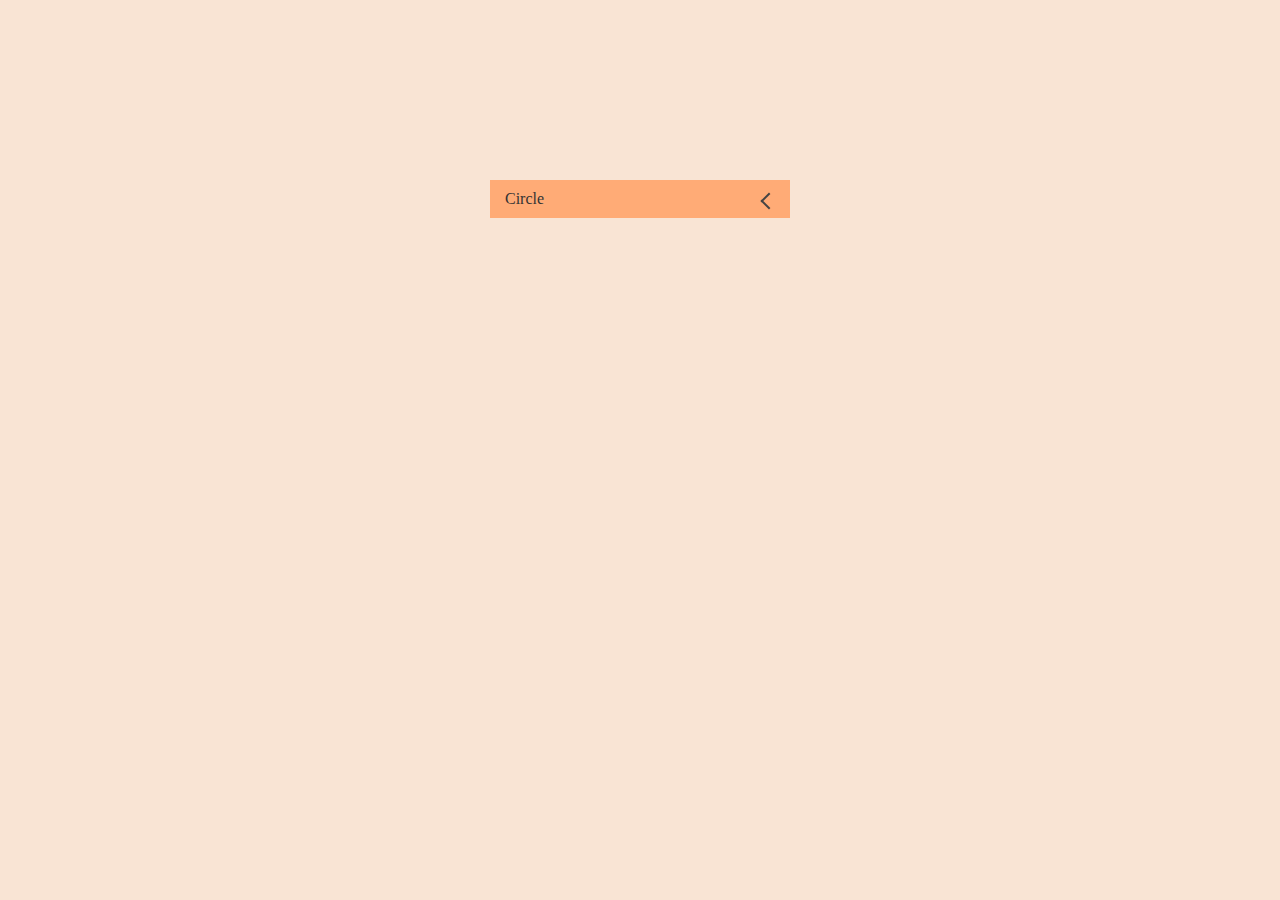
<file: proje_1/index.html>
<!DOCTYPE html>
<html lang="en">
<head>
    <meta charset="UTF-8">
    <meta http-equiv="X-UA-Compatible" content="IE=edge">
    <meta name="viewport" content="width=device-width, initial-scale=1.0">
    <title>Document</title>
    <link rel="stylesheet" href="https://cdnjs.cloudflare.com/ajax/libs/font-awesome/6.2.1/css/all.min.css">
    <link rel="stylesheet" href="./style.css">

    <!-- https://www.youtube.com/watch?v=GbNlJIQ0jGE&list=PL6_4LfskpzsltG8Gal7NrT3u4r8PhuntQ&index=3 -->
</head>
<body>

    <!-- js anlamadım -->

    <form method="post">
        <div class="select">
            
            <input type="text" name="shape" value="Circle" hidden>

            <div class="default-option active">
                Circle
            </div>

            <ul class="options">

                <li class="option" data-value="Circle">

                    <i class="fa-solid fa-circle"></i>
                    <span class="value">Circle</span>
                </li>
                
                <li class="option" data-value="Square">

                    <i class="fa-solid fa-square"></i>
                    <span class="value">Square</span>
                </li>
                <li class="option" data-value="Triangle">

                    <i class="fa-solid fa-play"></i>
                    <span class="value">Triangle</span>
                </li>
                <li class="option" data-value="Diamond">

                    <i class="fa-solid fa-diamond"></i>
                    <span class="value">Diamond</span>
                </li>
            </ul>
        </div>
    </form>









    <script src="./script.js"></script>
    
</body>
</html>
</file>
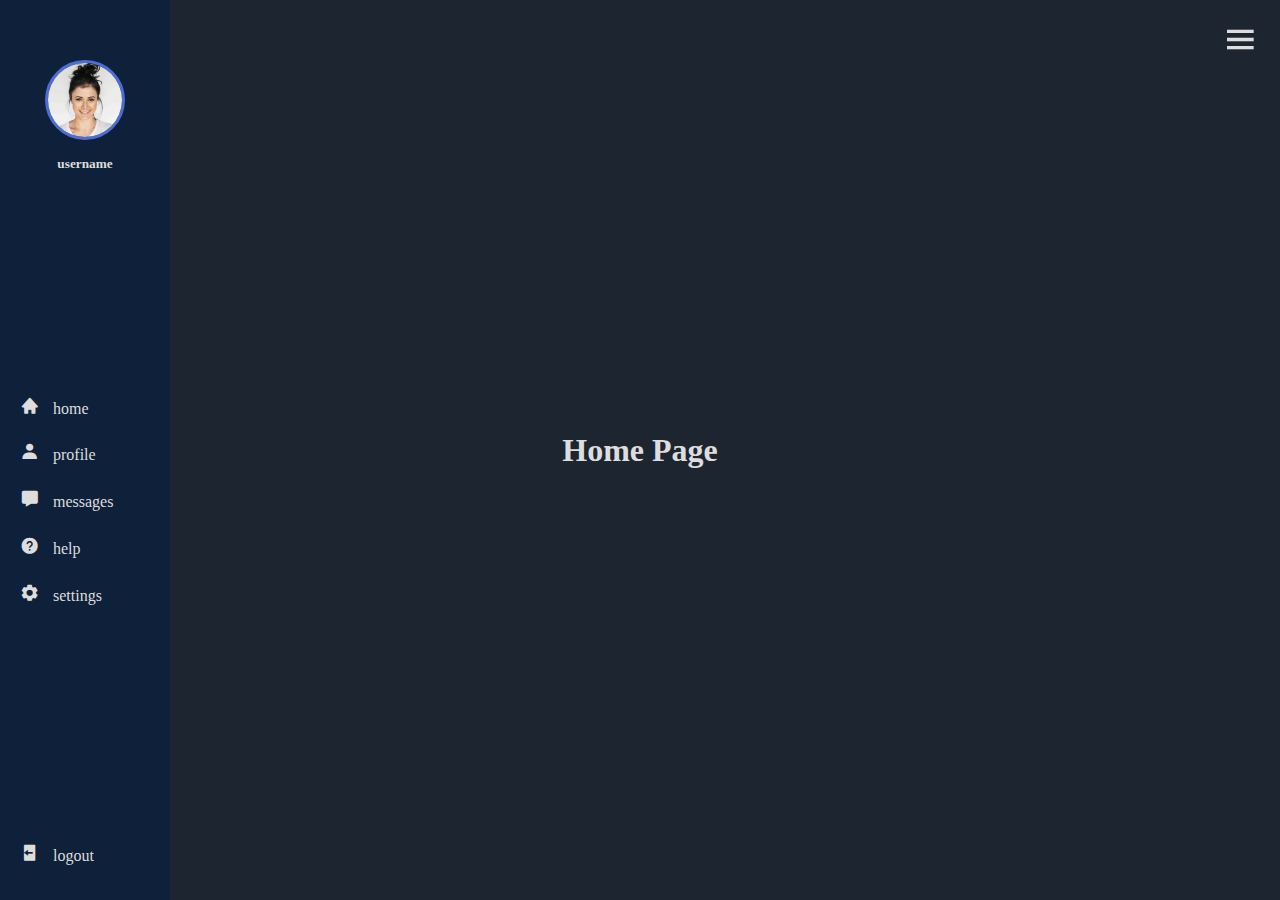
<file: proje_2/index.html>
<!DOCTYPE html>
<html lang="en">

<head>
    <meta charset="UTF-8">
    <meta http-equiv="X-UA-Compatible" content="IE=edge">
    <meta name="viewport" content="width=device-width, initial-scale=1.0">
    <title>Document</title>

    <link rel="stylesheet" href="./style.css">

    <link href="https://unpkg.com/boxicons@2.0.9/css/boxicons.min.css" rel="stylesheet" />

    <!-- https://www.youtube.com/watch?v=Y3sUTwEbM-8&list=PL6_4LfskpzsltG8Gal7NrT3u4r8PhuntQ&index=2 -->
</head>

<body>

    <header>

        <button class="navbarButton">
            <i class="bx bx-menu"></i>
        </button>
        
    </header>

    <nav>
        <figure>
            <a href="#" class="profileImage">
                <img src="./img/image-1.jpg" alt="profile image">
            </a>
            <figcaption>
                <h5>username</h5>
            </figcaption>
        </figure>
        <ul>
            <li class="nav-link">
                <a href="#">
                    <i class="bx bxs-home"></i>
                    <span>home</span>
                </a>
            </li>
            <li class="nav-link">
                <a href="#">
                    <i class="bx bxs-user"></i>
                    <span>profile</span>
                </a>
            </li>
            <li class="nav-link">
                <a href="#">
                    <i class="bx bxs-message"></i>
                    <span>messages</span>
                </a>
            </li>
            <li class="nav-link">
                <a href="#">
                    <i class="bx bxs-help-circle"></i>
                    <span>help</span>
                </a>
            </li>
            <li class="nav-link">
                <a href="#">
                    <i class="bx bxs-cog"></i>
                    <span>settings</span>
                </a>
            </li>
        </ul>
        <div class="nav-link">
            <a href="#">
                <i class="bx bxs-log-out"></i>
                <span>logout</span>
            </a>
        </div>
    </nav>

    <main>
        <h1>Home Page</h1>
    </main>




    <script src="./script.js"></script>

</body>

</html>
</file>
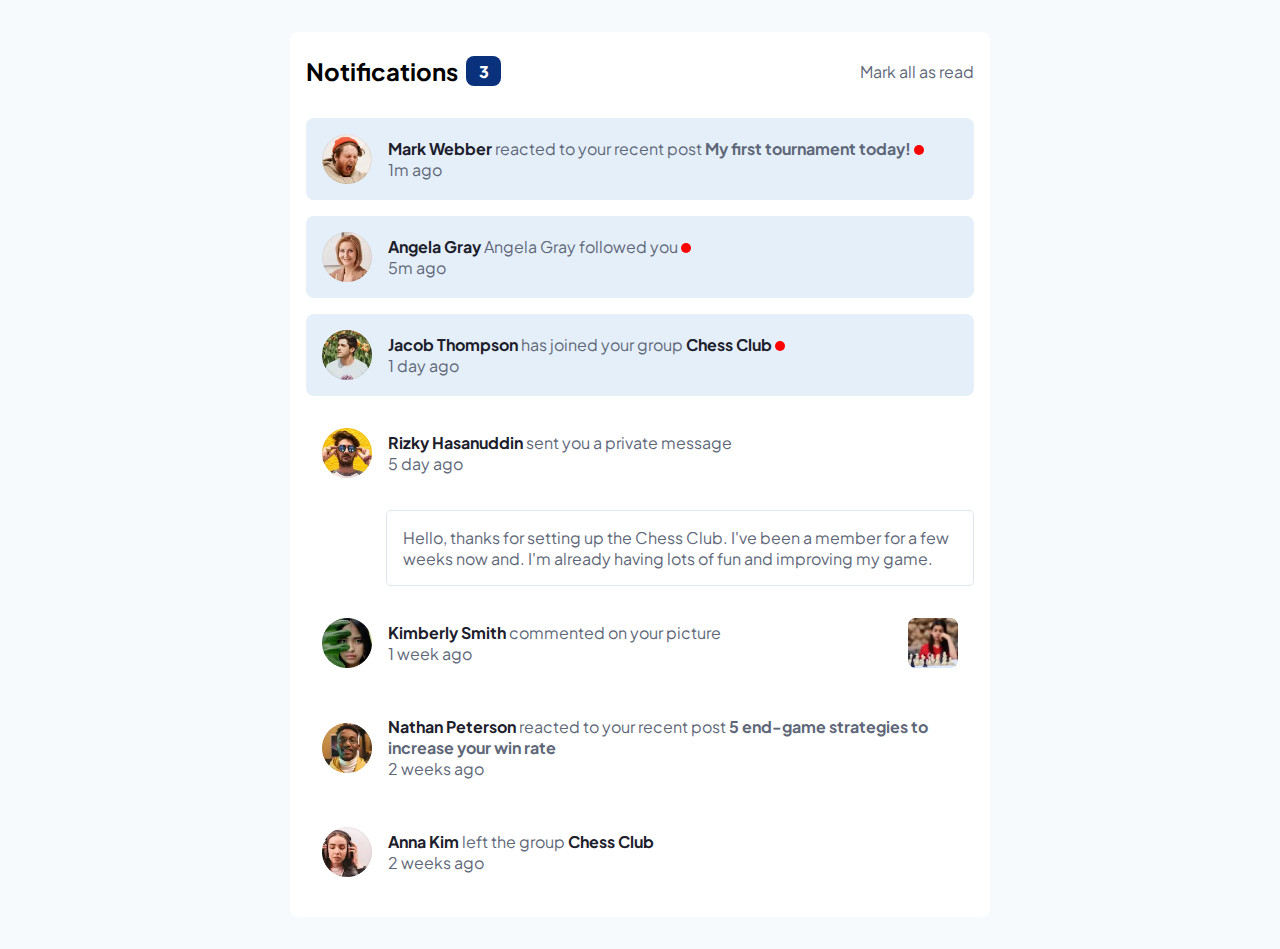
<file: proje_5/index.html>
<!DOCTYPE html>
<html lang="en">

<head>
    <meta charset="UTF-8">
    <meta http-equiv="X-UA-Compatible" content="IE=edge">
    <meta name="viewport" content="width=device-width, initial-scale=1.0">
    <title>Document</title>
    <!-- https://www.youtube.com/watch?v=qs_VhlPq5Ik -->
    <link rel="stylesheet" href="./style.css">
</head>

<body>

    <div class="container">
        <header>
            <div class="notif_box">
                <h2 class="title">Notifications </h2>
                <span id="notifications"></span>
            </div>
            <p id="mark_all"> Mark all as read</p>
        </header>
        <main>
            <div class="notif_card unread">
                <img src="./notifications-page-main/assets/images/avatar-mark-webber.webp" alt="avatar">
                <div class="description">
                    <p class="user_activity">
                        <strong>Mark Webber </strong> reacted to your recent post <b> My first tournament today!</b>
                    </p>
                    <p class="time"> 1m ago</p>
                </div>
            </div>
            <div class="notif_card unread">
                <img src="./notifications-page-main/assets/images/avatar-angela-gray.webp" alt="avatar">
                <div class="description">
                    <p class="user_activity">
                        <strong>Angela Gray </strong> Angela Gray followed you
                    </p>
                    <p class="time"> 5m ago</p>
                </div>
            </div>
            <div class="notif_card unread">
                <img src="./notifications-page-main/assets/images/avatar-jacob-thompson.webp" alt="avatar">
                <div class="description">
                    <p class="user_activity">
                        <strong>Jacob Thompson </strong> has joined your group <strong class="link"> Chess Club</strong>
                    </p>
                    <p class="time"> 1 day ago</p>
                </div>
            </div>
            <div class="notif_card">
                <div class="message_card">
                    <img src="./notifications-page-main/assets/images/avatar-rizky-hasanuddin.webp" alt="avatar">
                    <div class="description">
                        <p class="user_activity">
                            <strong>Rizky Hasanuddin </strong> sent you a private message
                        </p>
                        <p class="time"> 5 day ago</p>
                    </div>
                </div>
            </div>
            <div class="message">
                <p>Hello, thanks for setting up the Chess Club. I've been a member for a few weeks now and. I'm already
                    having lots of fun and improving my game.</p>
            </div>
            <div class="notif_card">
                <img src="./notifications-page-main/assets/images/avatar-kimberly-smith.webp" alt="avatar">
                <div class="description">
                    <p class="user_activity">
                        <strong>Kimberly Smith</strong> commented on your picture
                    </p>
                    <p class="time"> 1 week ago</p>
                </div>
                <img src="./notifications-page-main/assets/images/image-chess.webp" class="chess_img" alt="chess">
            </div>
            <div class="notif_card">
                <img src="./notifications-page-main/assets/images/avatar-nathan-peterson.webp" alt="avatar">
                <div class="description">
                    <p class="user_activity">
                        <strong>Nathan Peterson </strong> reacted to your recent post <b> 5 end-game strategies to increase your win rate</b>
                    </p>
                    <p class="time"> 2 weeks ago</p>
                </div>
            </div>
            <div class="notif_card">
                <img src="./notifications-page-main/assets/images/avatar-anna-kim.webp" alt="avatar">
                <div class="description">
                    <p class="user_activity">
                        <strong>Anna Kim </strong>left the group <strong class="link">Chess Club </strong>
                    </p>
                    <p class="time"> 2 weeks ago</p>
                </div>
            </div>
        </main>
    </div>



    <script src="./script.js"></script>

</body>

</html>
</file>
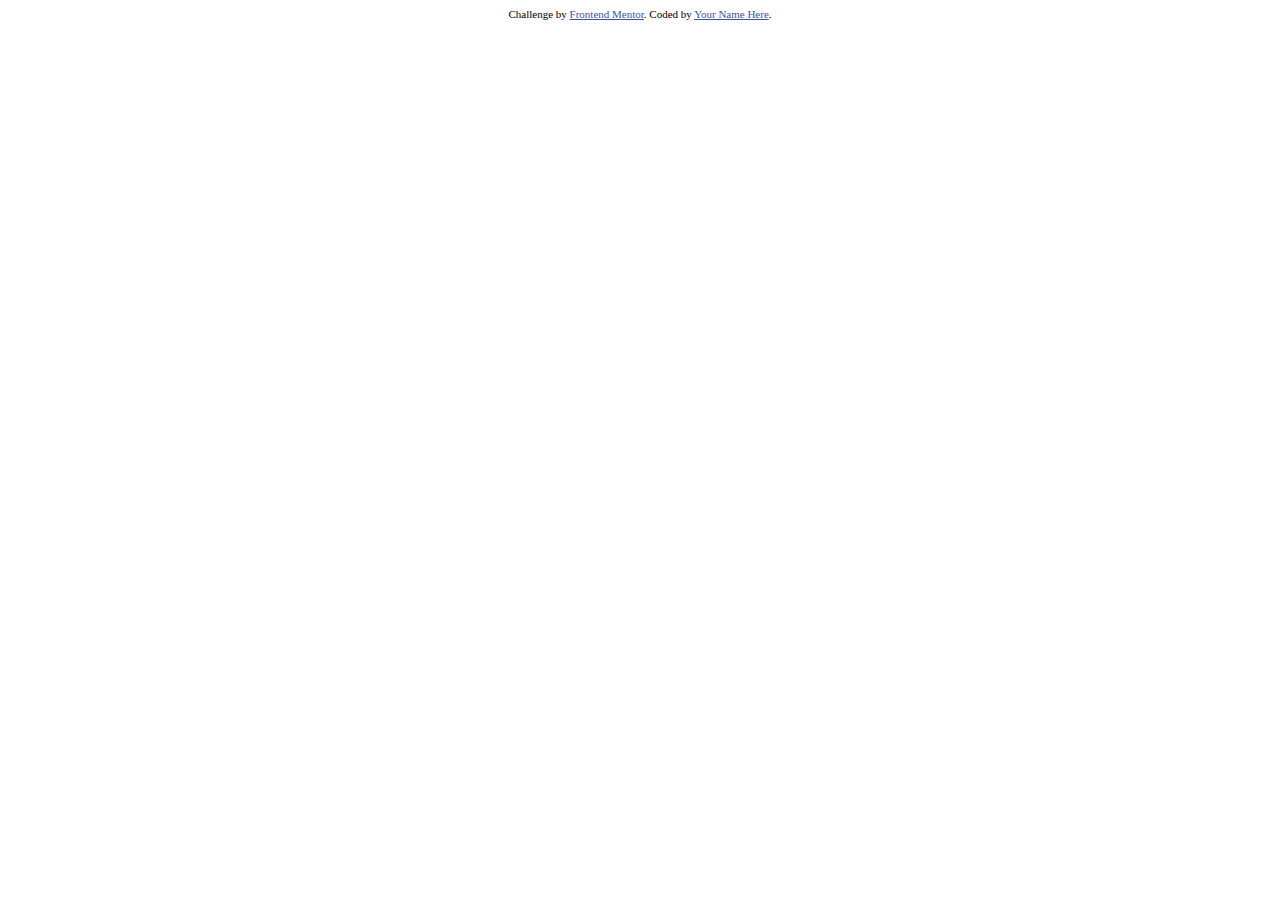
<file: proje_4/interactive-rating-component-main/index.html>
<!DOCTYPE html>
<html lang="en">
<head>
  <meta charset="UTF-8">
  <meta name="viewport" content="width=device-width, initial-scale=1.0"> <!-- displays site properly based on user's device -->

  <link rel="icon" type="image/png" sizes="32x32" href="./images/favicon-32x32.png">
  
  <title>Frontend Mentor | Interactive rating component</title>

  <!-- Feel free to remove these styles or customise in your own stylesheet 👍 -->
  <style>
    .attribution { font-size: 11px; text-align: center; }
    .attribution a { color: hsl(228, 45%, 44%); }
  </style>
</head>
<body>

  <!-- Rating state start -->

  

  

 

  <!-- Rating state end -->

  <!-- Thank you state start -->

  

  
  

  <!-- Thank you state end -->

  
  <div class="attribution">
    Challenge by <a href="https://www.frontendmentor.io?ref=challenge" target="_blank">Frontend Mentor</a>. 
    Coded by <a href="#">Your Name Here</a>.
  </div>
</body>
</html>
</file>
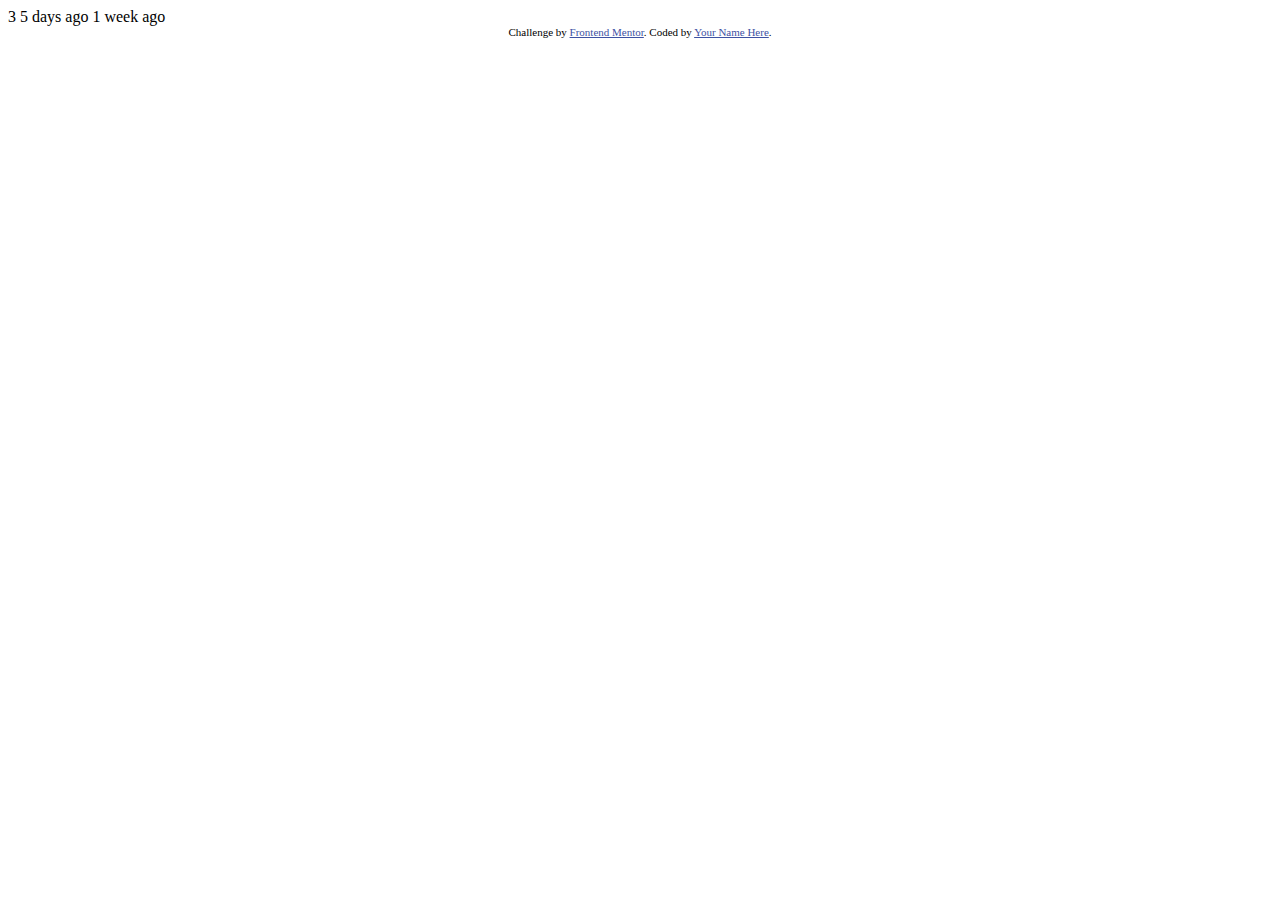
<file: proje_5/notifications-page-main/index.html>
<!DOCTYPE html>
<html lang="en">
<head>
  <meta charset="UTF-8">
  <meta name="viewport" content="width=device-width, initial-scale=1.0"> <!-- displays site properly based on user's device -->

  <link rel="icon" type="image/png" sizes="32x32" href="./assets/images/favicon-32x32.png">
  
  <title>Frontend Mentor | Notifications page</title>

  <!-- Feel free to remove these styles or customise in your own stylesheet 👍 -->
  <style>
    .attribution { font-size: 11px; text-align: center; }
    .attribution a { color: hsl(228, 45%, 44%); }
  </style>
</head>
<body>

   3

  

    
  
  
   
  5 days ago
  

   
  1 week ago

    
  

    
  
  
  <div class="attribution">
    Challenge by <a href="https://www.frontendmentor.io?ref=challenge" target="_blank">Frontend Mentor</a>. 
    Coded by <a href="#">Your Name Here</a>.
  </div>
</body>
</html>
</file>
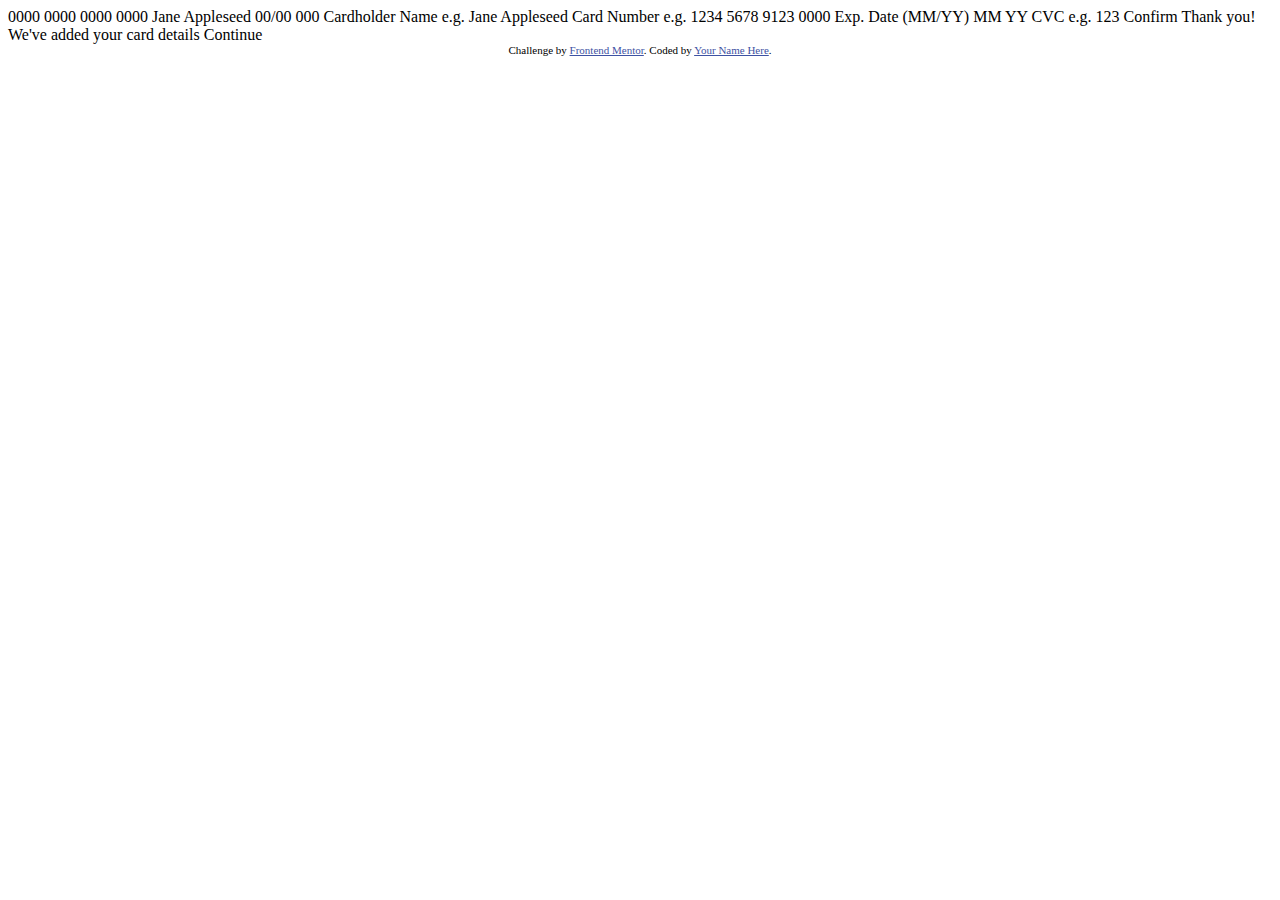
<file: proje_6/interactive-card-details-form-main/index.html>
<!DOCTYPE html>
<html lang="en">
<head>
  <meta charset="UTF-8">
  <meta name="viewport" content="width=device-width, initial-scale=1.0"> <!-- displays site properly based on user's device -->

  <link rel="icon" type="image/png" sizes="32x32" href="./images/favicon-32x32.png">
  
  <title>Frontend Mentor | Interactive card details form</title>

  <!-- Feel free to remove these styles or customise in your own stylesheet 👍 -->
  <style>
    .attribution { font-size: 11px; text-align: center; }
    .attribution a { color: hsl(228, 45%, 44%); }
  </style>
</head>
<body>

  0000 0000 0000 0000
  Jane Appleseed
  00/00

  000

  Cardholder Name
  e.g. Jane Appleseed

  Card Number
  e.g. 1234 5678 9123 0000

  Exp. Date (MM/YY)
  MM
  YY

  CVC
  e.g. 123

  Confirm

  <!-- Completed state start -->

  Thank you!
  We've added your card details
  Continue
  
  <div class="attribution">
    Challenge by <a href="https://www.frontendmentor.io?ref=challenge" target="_blank">Frontend Mentor</a>. 
    Coded by <a href="#">Your Name Here</a>.
  </div>
</body>
</html>
</file>
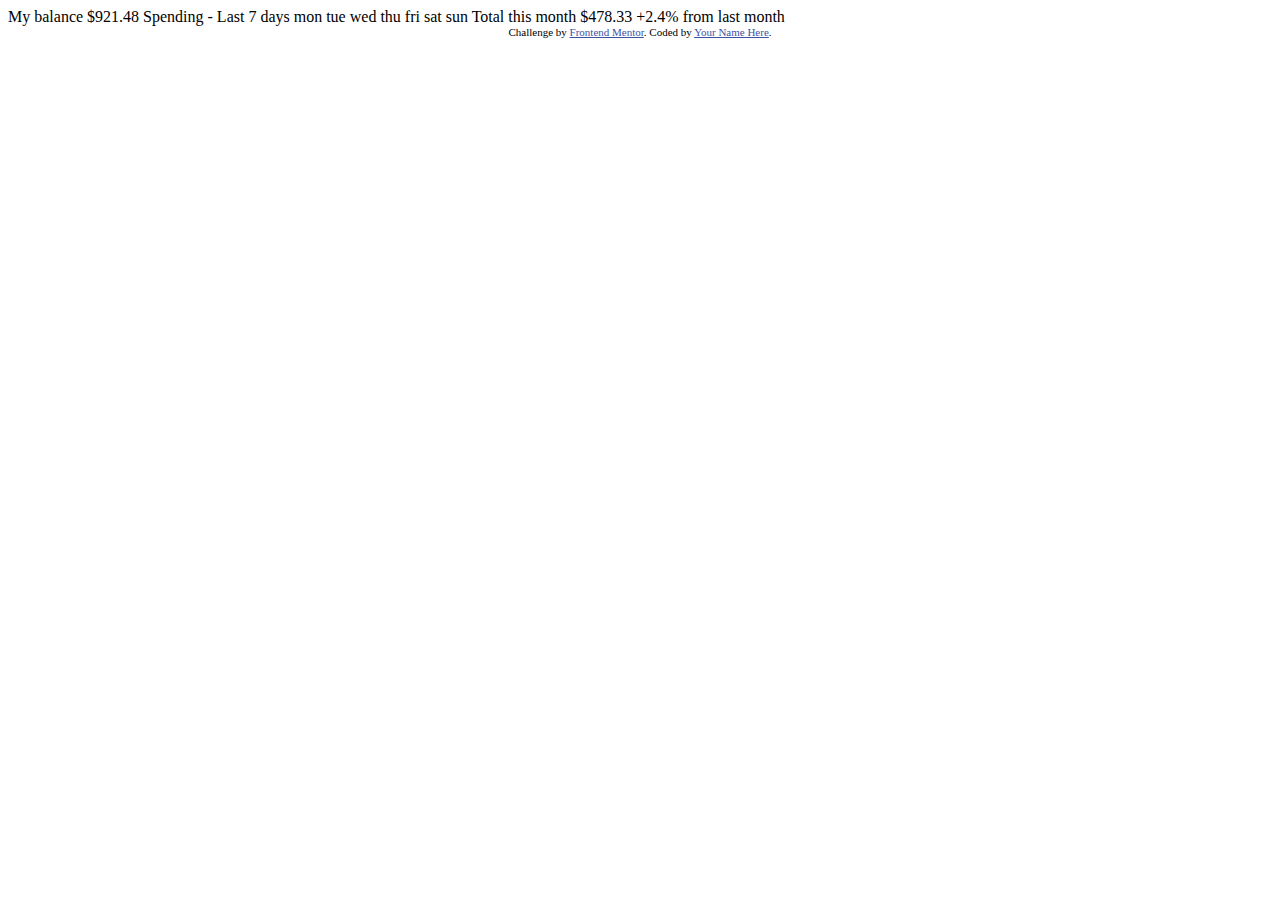
<file: proje_7/expenses-chart-component-main/index.html>
<!DOCTYPE html>
<html lang="en">
<head>
  <meta charset="UTF-8">
  <meta name="viewport" content="width=device-width, initial-scale=1.0"> <!-- displays site properly based on user's device -->

  <link rel="icon" type="image/png" sizes="32x32" href="./images/favicon-32x32.png">
  
  <title>Frontend Mentor | Expenses chart component</title>

  <!-- Feel free to remove these styles or customise in your own stylesheet 👍 -->
  <style>
    .attribution { font-size: 11px; text-align: center; }
    .attribution a { color: hsl(228, 45%, 44%); }
  </style>
</head>
<body>

  My balance
  $921.48

  Spending - Last 7 days

  mon
  tue
  wed
  thu
  fri
  sat
  sun

  Total this month
  $478.33

  +2.4%
  from last month
  
  <div class="attribution">
    Challenge by <a href="https://www.frontendmentor.io?ref=challenge" target="_blank">Frontend Mentor</a>. 
    Coded by <a href="#">Your Name Here</a>.
  </div>
</body>
</html>
</file>
<file: proje_1/style.css>
*{
    padding: 0;
    margin: 0;
    box-sizing: border-box;
}

html{
    background-color: #f9e4d4;
}

form{
    position: absolute;
    top: 20%;
    left: 50%;
    transform: translateX(-50%);
}

.select{
    position: relative;
    min-width: 300px;
}

.select .default-option{
    background-color: #ffab76;
    position: relative;
}

.option, .default-option{
    padding: 10px 15px;
    color: #333;
    cursor: pointer;
}

.select .default-option::after{
    content: '';
    height: 10px;
    width: 10px;
    position: absolute;
    right: 15px;
    top: 15px;
    transform: rotate(45deg);
    border-right: 2px solid #444;
    border-bottom: 2px solid #444;
}

.select .active::after{
    transform: rotate(135deg);
}

.select .options{
    position: absolute;
    top: 50px;
    width: 100%;
    list-style: none;
    background-color: #ffab76;
    visibility: hidden;
    opacity: 0;
    transition: .5s;
    transform: translateY(-30px);
}

.select .show_options{
    visibility: visible;
    opacity: 1;
    transform: none;
}

.options .option:hover{
    background-color: #e97648;
    color: #eee;
}

.option .value{
    margin-left: 5px;
}
</file>
<file: proje_2/style.css>
*{
    padding: 0;
    margin: 0;
    box-sizing: border-box;
    text-decoration: none;
    list-style: none;
}

:root{

    --primaryColor: #1d2531;
    --secondaryColor: #0f203a;
    --hoverColor: #4d6dd6;
    --textColor: #ddd;
}

body{
    background-color: var(--primaryColor);
    color: var(--textColor);
    position: relative;
    overflow-x: hidden;
}

.navbarButton{
    border: none;
    background-color: #1d2531b7;
    font-size: 2.5rem;
    color: var(--textColor);
    cursor: pointer;
    position: fixed;
    right: 20px;
    top: 20px;
    z-index: 1;
}

.navbarButton:active{
    color: var(--hoverColor);
}

nav{
    position: fixed;
    left: 0;
    top: 0;
    width: 170px;
    height: 100%;
    background-color: var(--secondaryColor);
    display: flex;
    flex-direction: column;
    align-items: left;
    justify-content: space-between;
    padding: 60px 0 20px 0;
    transition: .5s;
    z-index: 1;
}

/* js ile ilgili kısım */

nav.hide-navbar{
    left: -200px;
}

/* js ile ilgili kısım */

nav .profileImage{
    display: block;
    width: 80px;
    height: 80px;
    border-radius: 50%;
    margin: auto;
    overflow: hidden;
    position: relative;
    border: var(--hoverColor) 3px solid;
}

.profileImage img{
    width: 100%;
}

nav figcaption{
    margin-top: 1rem;
    text-align: center;
    width: 100%;
}

.nav-link{
    margin-bottom: .3rem;
}

.nav-link a{
    display: block;
    color: var(--textColor);
    text-align: left;
    width: 100%;
    padding: 10px 0 10px 20px;
}

.nav-link a:hover, .active a{
    background-color: var(--textColor);
    color: #111;
}

.nav-link span{
    margin-left: 10px;
}

.nav-link i{
    font-size: 1.2rem;
}

main{
    position: relative;
    height: 100vh;
}

main h1{
    position: absolute;
    left: 50%;
    top: 50%;
    transform: translate(-50%, -50%);
    width: fit-content;
}

@media only screen and (max-width: 760px){

    nav{
        width: 60px;
        align-items: center;
    }

    nav figure{
        display: none;
    }

    .nav-link{
        margin-bottom: 1rem;
    }

    .nav-link a{
        padding: 5px 10px;
        border-radius: 3px;
        text-align: center;
    }

    .nav-link span{
        display: none;
    }

    .nav-link i{
        font-size: 1.5rem;
    }
}
</file>
<file: proje_5/style.css>
@import url("https://fonts.googleapis.com/css2?family=Plus+Jakarta+Sans:wght@500;800&display=swap");
:root {
  --Red: hsl(1, 90%, 64%);
  --Blue: hsl(219, 85%, 26%);
  --White: hsl(0, 0%, 100%);
  --Very-light-grayish-blue: hsl(210, 60%, 98%);
  --Light-grayish-blue-1: hsl(211, 68%, 94%);
  --Light-grayish-blue-2: hsl(205, 33%, 90%);
  --Grayish-blue: hsl(219, 14%, 63%);
  --Dark-grayish-blue: hsl(219, 12%, 42%);
  --Very-dark-blue: hsl(224, 21%, 14%);
}

*{
  font-family: "Plus Jakarta Sans", sans-serif;
  padding: 0;
  margin: 0;
  box-sizing: border-box;
}

body{
    min-height: 100vh;
    display: flex;
    align-items: center;
    justify-content: center;
    background-color: var(--Very-light-grayish-blue);
}

.container{
    margin: 2rem;
    width: 700px;
    background-color: var(--White);
    padding: 1.5rem 1rem;
    border-radius: .5rem;
}

header{
    display: flex;
    align-items: center;
    justify-content: space-between;
    margin-bottom: 2rem;
}

.notif_box{
    display: flex;
    align-items: center;
}

#notifications{
    background-color: var(--Blue);
    margin-left: .5rem;
    width: 35px;
    display: flex;
    align-items: center;
    justify-content: center;
    height: 30px;
    color: var(--White);
    font-weight: 800;
    border-radius: .5rem;
}

#mark_all{
    cursor: pointer;
}

#mark_all:hover{
    color: var(--Blue);
}

p{
    color: var(--Dark-grayish-blue);
}

main{
    display: flex;
    flex-direction: column;
    gap: 1rem;
}

.notif_card{
    display: flex;
    align-items: center;
    border-radius: .5rem;
    padding: 1rem;
}

img{
    width: 50px;
}

.description{
    margin-left: 1rem;
    display: flex;
    flex-direction: column;
    justify-content: space-between;
}

strong{
    color: var(--Very-dark-blue);
    cursor: pointer;
}

strong:hover{
    color: var(--Blue);
}

.unread{
    background-color: var(--Light-grayish-blue-1) !important;
}

.unread p:first-of-type::after{
    content: '';
    background-color: red;
    width: 10px;
    height: 10px;
    display: inline-block;
    border-radius: 50%;
}

.message_card{
    display: flex;
    align-items: center;
}

.message{
    padding: 1rem;
    border: 1px solid var(--Light-grayish-blue-2);
    border-radius: .3rem;
    cursor: pointer;
    margin: 0 0 0 5rem;
}

.message:hover{
    background-color: var(--Light-grayish-blue-1);
}

.chess_img{
    margin-left: auto;
}

@media screen and (max-width: 550px){
    .container{
        margin: 0px;
    }
}
</file>
